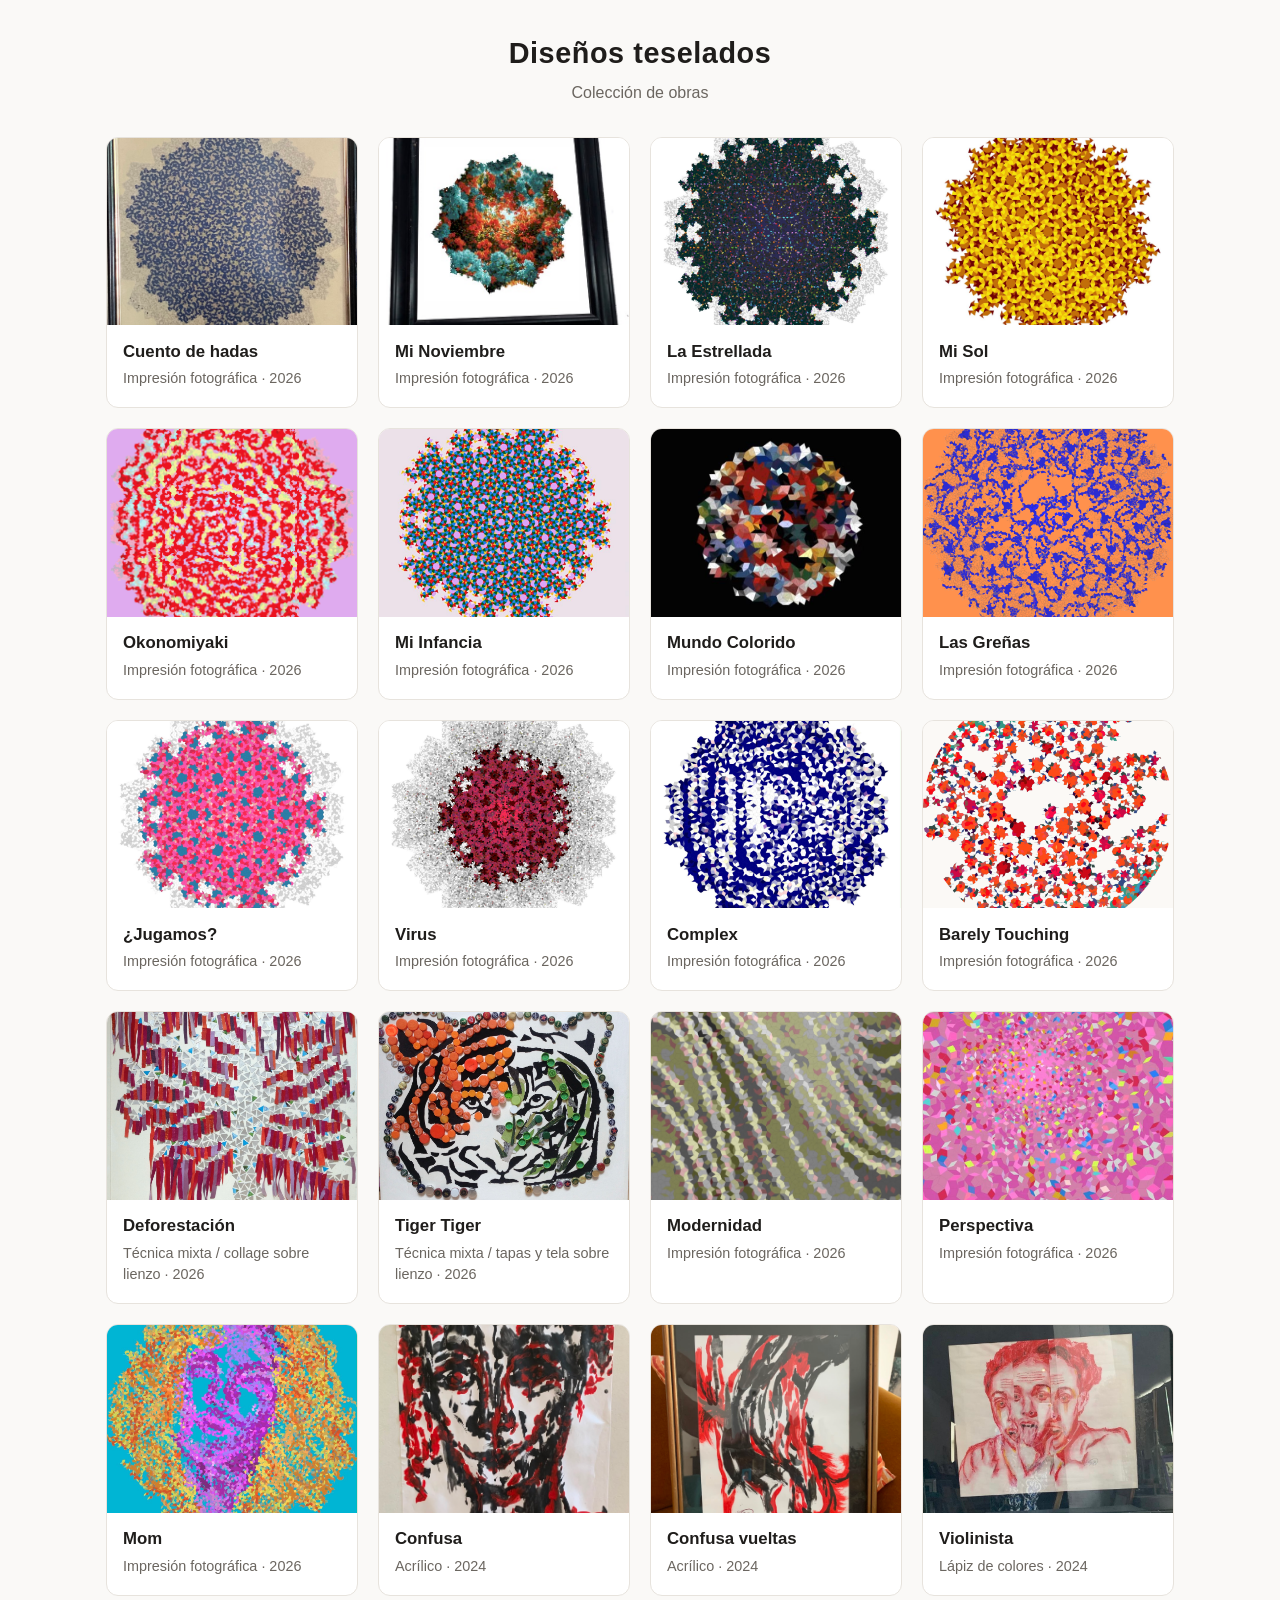
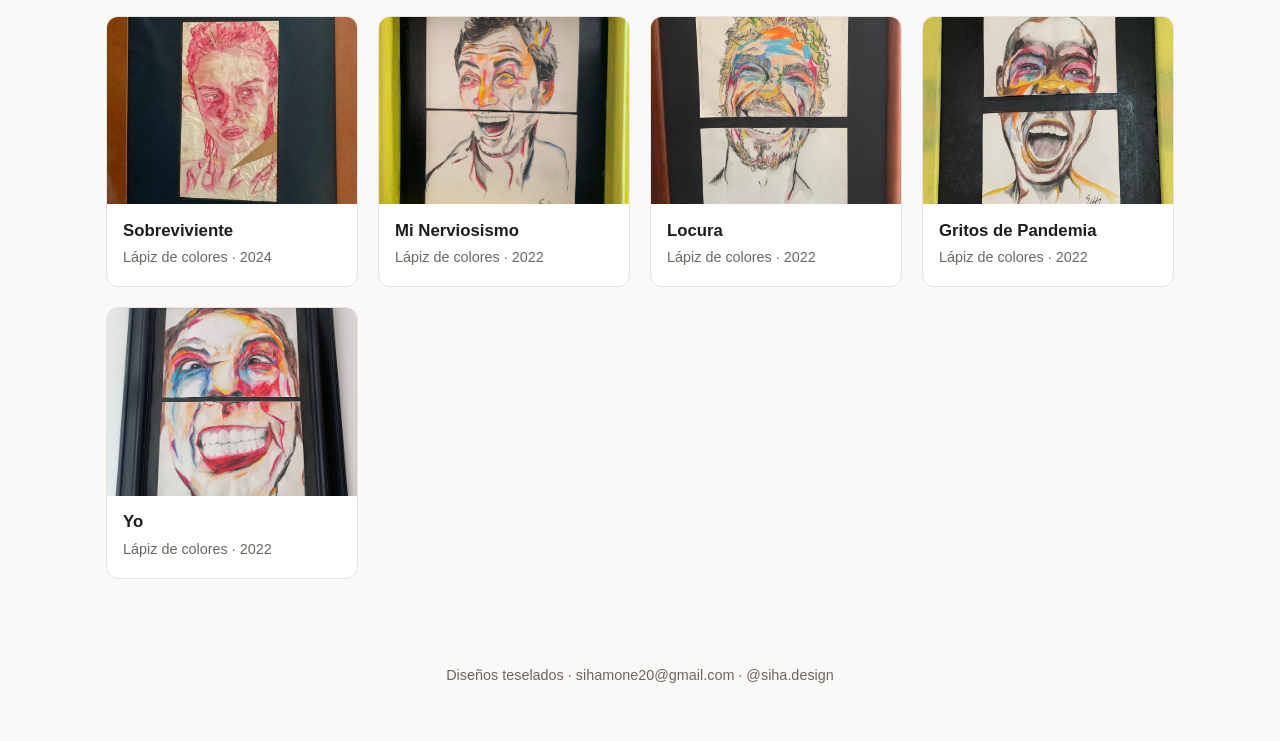
<file: index.html>
<!DOCTYPE html>
<html lang="es">
<head>
  <meta charset="UTF-8" />
  <meta name="viewport" content="width=device-width, initial-scale=1.0" />
  <title>Galería de Obras</title>
  <link rel="stylesheet" href="css/styles.css" />
</head>
<body>
  <header class="site-header">
    <h1 id="artista-nombre">Galería de Obras</h1>
    <p id="artista-sub" class="subtitle"></p>
  </header>

  <main>
    <section id="galeria" class="galeria" aria-label="Galería de obras">
      <p class="cargando">Cargando obras...</p>
    </section>
  </main>

  <footer class="site-footer">
    <p id="contacto-footer"></p>
  </footer>

  <script src="js/galeria.js"></script>
</body>
</html>
</file>
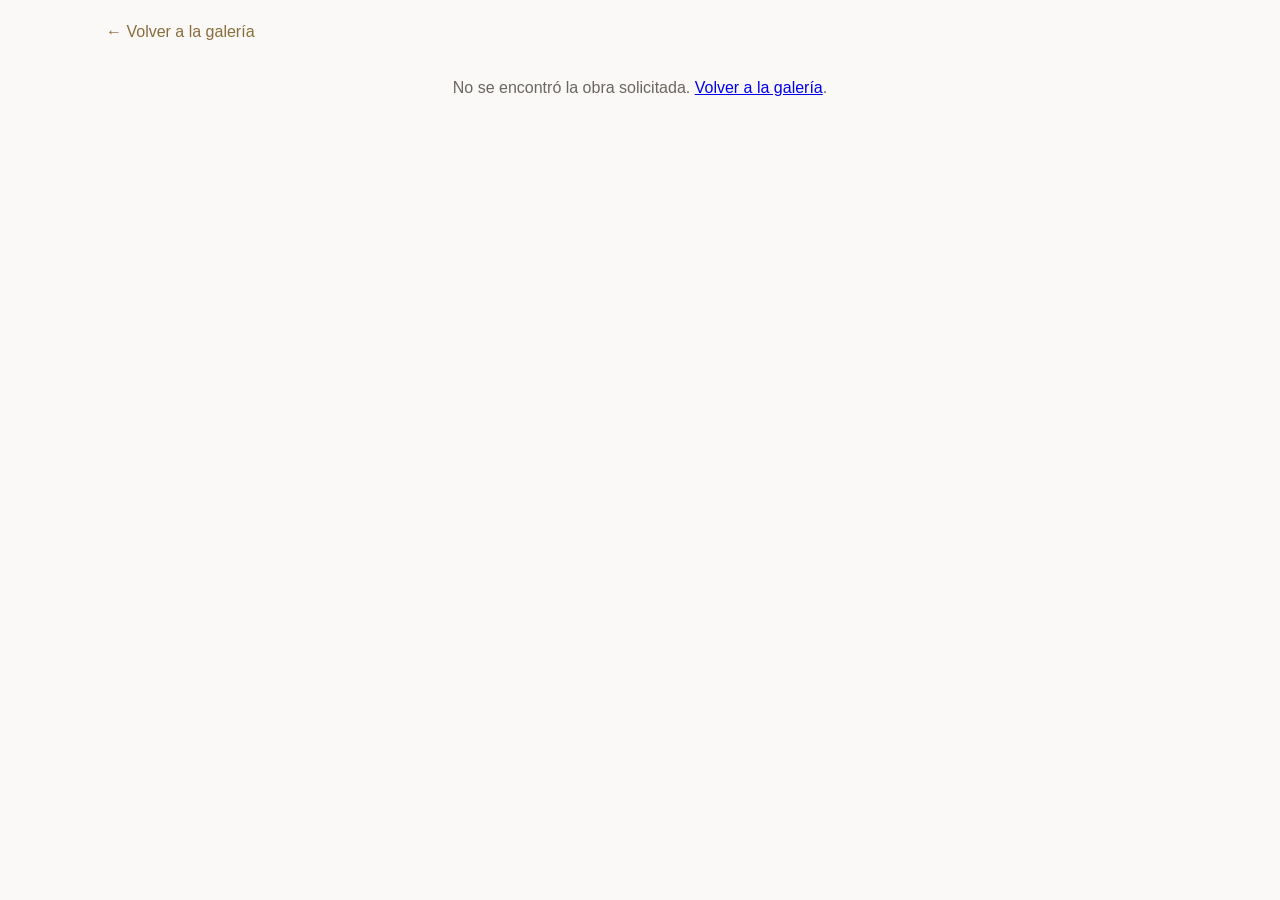
<file: obra.html>
<!DOCTYPE html>
<html lang="es">
<head>
  <meta charset="UTF-8" />
  <meta name="viewport" content="width=device-width, initial-scale=1.0" />
  <title>Detalle de obra</title>
  <link rel="stylesheet" href="css/styles.css" />
</head>
<body>
  <header class="site-header detalle-header">
    <a href="index.html" class="volver">&larr; Volver a la galería</a>
  </header>

  <main>
    <article id="detalle" class="detalle" aria-live="polite">
      <p class="cargando">Cargando obra...</p>
    </article>
  </main>

  <footer class="site-footer">
    <p id="contacto-footer"></p>
  </footer>

  <script src="js/detalle.js"></script>
</body>
</html>
</file>
<file: css/styles.css>
:root {
  --bg: #faf9f7;
  --text: #1f1d1b;
  --muted: #6b6660;
  --accent: #8a6d3b;
  --card: #ffffff;
  --border: #e7e3dd;
  --disponible: #2e7d32;
  --vendida: #b23b3b;
  --max-width: 1100px;
}

* {
  box-sizing: border-box;
}

body {
  margin: 0;
  font-family: -apple-system, BlinkMacSystemFont, "Segoe UI", Roboto, Helvetica, Arial, sans-serif;
  background: var(--bg);
  color: var(--text);
  line-height: 1.5;
}

.site-header {
  text-align: center;
  padding: 2rem 1rem 1rem;
  max-width: var(--max-width);
  margin: 0 auto;
}

.site-header h1 {
  margin: 0;
  font-size: 1.8rem;
  font-weight: 600;
  letter-spacing: 0.02em;
}

.subtitle {
  color: var(--muted);
  margin: 0.35rem 0 0;
}

/* ---------- Galería ---------- */
.galeria {
  max-width: var(--max-width);
  margin: 1rem auto 3rem;
  padding: 0 1rem;
  display: grid;
  grid-template-columns: repeat(auto-fill, minmax(240px, 1fr));
  gap: 1.25rem;
}

.card {
  background: var(--card);
  border: 1px solid var(--border);
  border-radius: 12px;
  overflow: hidden;
  text-decoration: none;
  color: inherit;
  display: flex;
  flex-direction: column;
  transition: transform 0.15s ease, box-shadow 0.15s ease;
}

.card:hover,
.card:focus-visible {
  transform: translateY(-3px);
  box-shadow: 0 8px 24px rgba(0, 0, 0, 0.08);
  outline: none;
}

.card-img {
  width: 100%;
  aspect-ratio: 4 / 3;
  object-fit: cover;
  background: #efece7;
  display: block;
}

.card-body {
  padding: 0.85rem 1rem 1.1rem;
}

.card-title {
  margin: 0;
  font-size: 1.05rem;
  font-weight: 600;
}

.card-meta {
  color: var(--muted);
  font-size: 0.9rem;
  margin: 0.25rem 0 0;
}

/* ---------- Detalle ---------- */
.detalle-header {
  text-align: left;
  padding: 1.25rem 1rem 0;
}

.volver {
  color: var(--accent);
  text-decoration: none;
  font-weight: 500;
}

.volver:hover {
  text-decoration: underline;
}

.detalle {
  max-width: 900px;
  margin: 1rem auto 3rem;
  padding: 0 1rem;
  display: grid;
  grid-template-columns: 1fr;
  gap: 1.5rem;
}

@media (min-width: 720px) {
  .detalle {
    grid-template-columns: 1fr 1fr;
    align-items: start;
  }
}

.detalle-img {
  width: 100%;
  border-radius: 12px;
  background: #efece7;
  display: block;
}

.detalle-info h2 {
  margin: 0 0 0.25rem;
  font-size: 1.6rem;
}

.detalle-info .anio {
  color: var(--muted);
  margin: 0 0 1rem;
}

.detalle-info dl {
  margin: 0 0 1.25rem;
  display: grid;
  grid-template-columns: auto 1fr;
  gap: 0.4rem 1rem;
}

.detalle-info dt {
  color: var(--muted);
  font-weight: 500;
}

.detalle-info dd {
  margin: 0;
}

.descripcion {
  margin: 0 0 1.25rem;
}

.badge {
  display: inline-block;
  padding: 0.2rem 0.7rem;
  border-radius: 999px;
  font-size: 0.85rem;
  font-weight: 600;
  color: #fff;
}

.badge.disponible {
  background: var(--disponible);
}

.badge.vendida {
  background: var(--vendida);
}

.precio {
  font-size: 1.3rem;
  font-weight: 600;
  margin: 0.5rem 0 1rem;
}

.contacto-box {
  background: var(--card);
  border: 1px solid var(--border);
  border-radius: 12px;
  padding: 1rem;
}

.contacto-box h3 {
  margin: 0 0 0.5rem;
  font-size: 1rem;
}

.contacto-box a {
  color: var(--accent);
}

/* ---------- Footer / estados ---------- */
.site-footer {
  text-align: center;
  padding: 1.5rem 1rem 2.5rem;
  color: var(--muted);
  font-size: 0.9rem;
}

.cargando {
  text-align: center;
  color: var(--muted);
  grid-column: 1 / -1;
}
</file>
